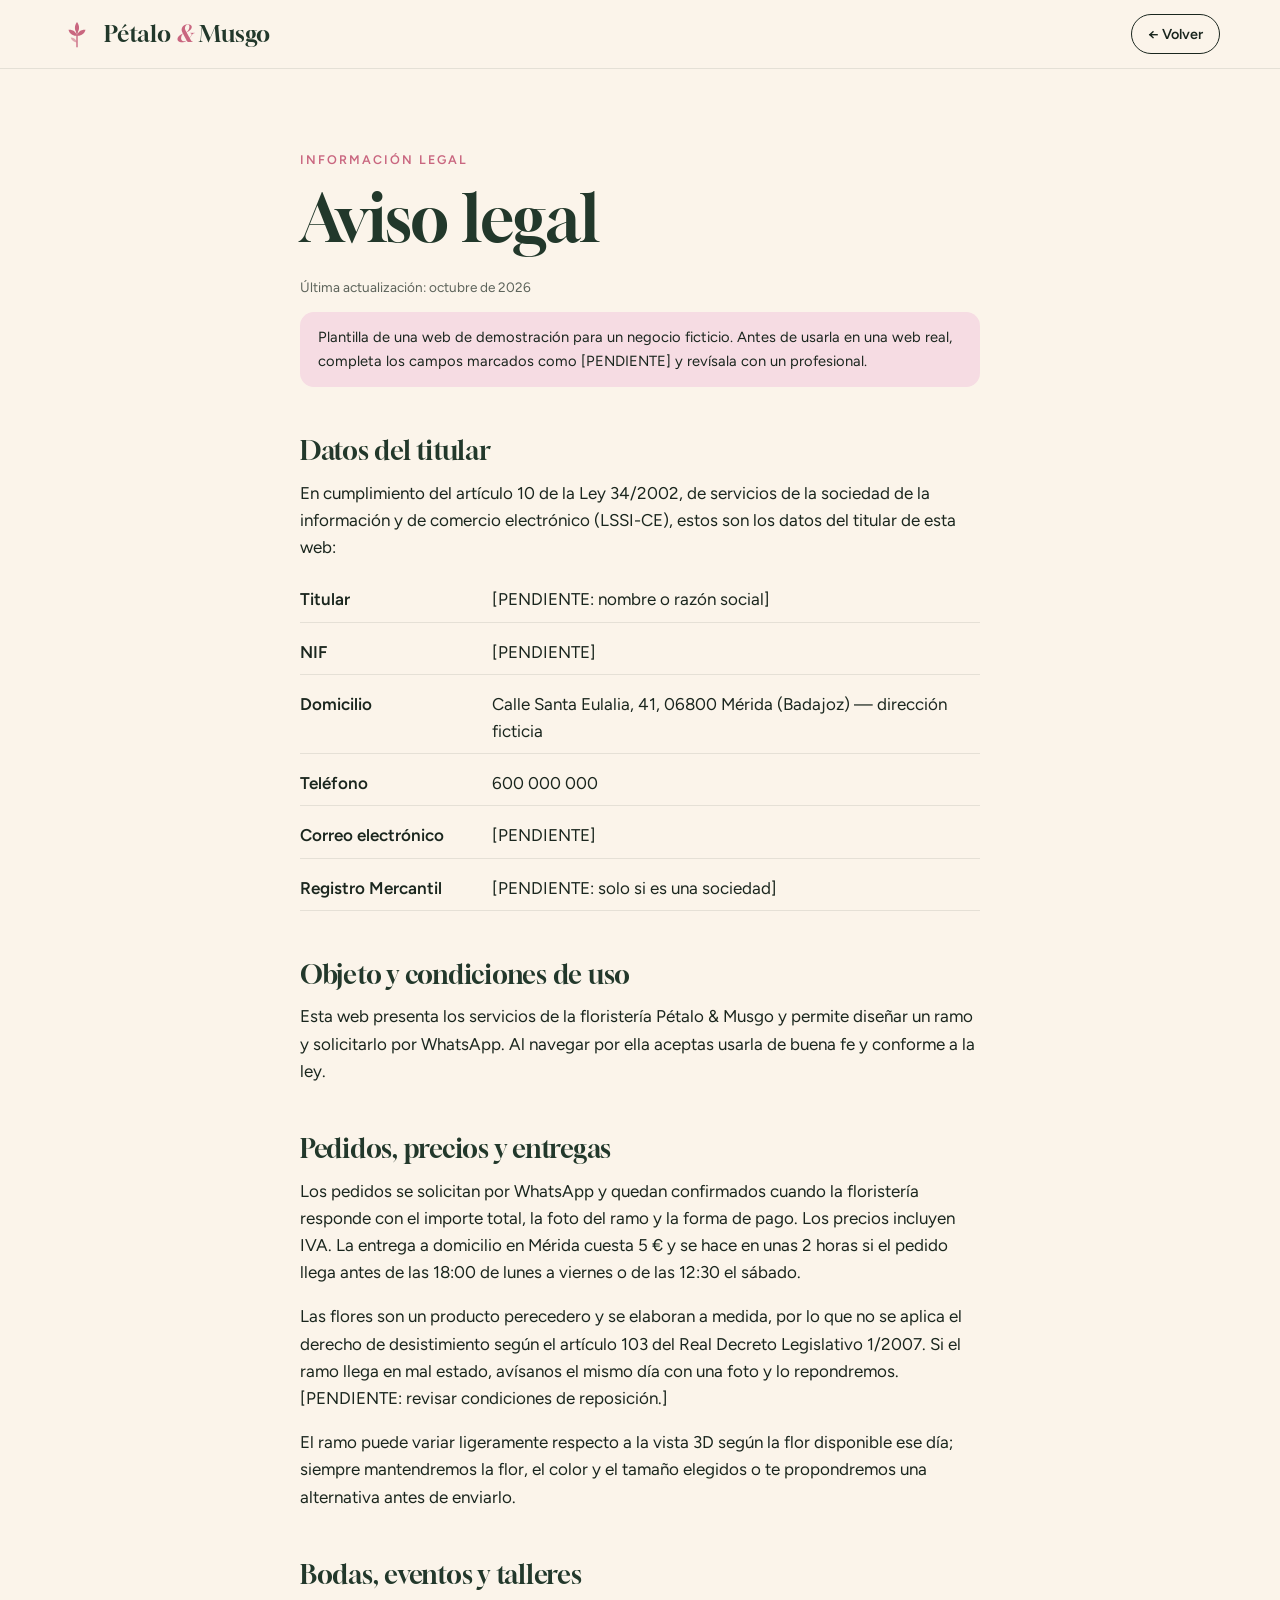
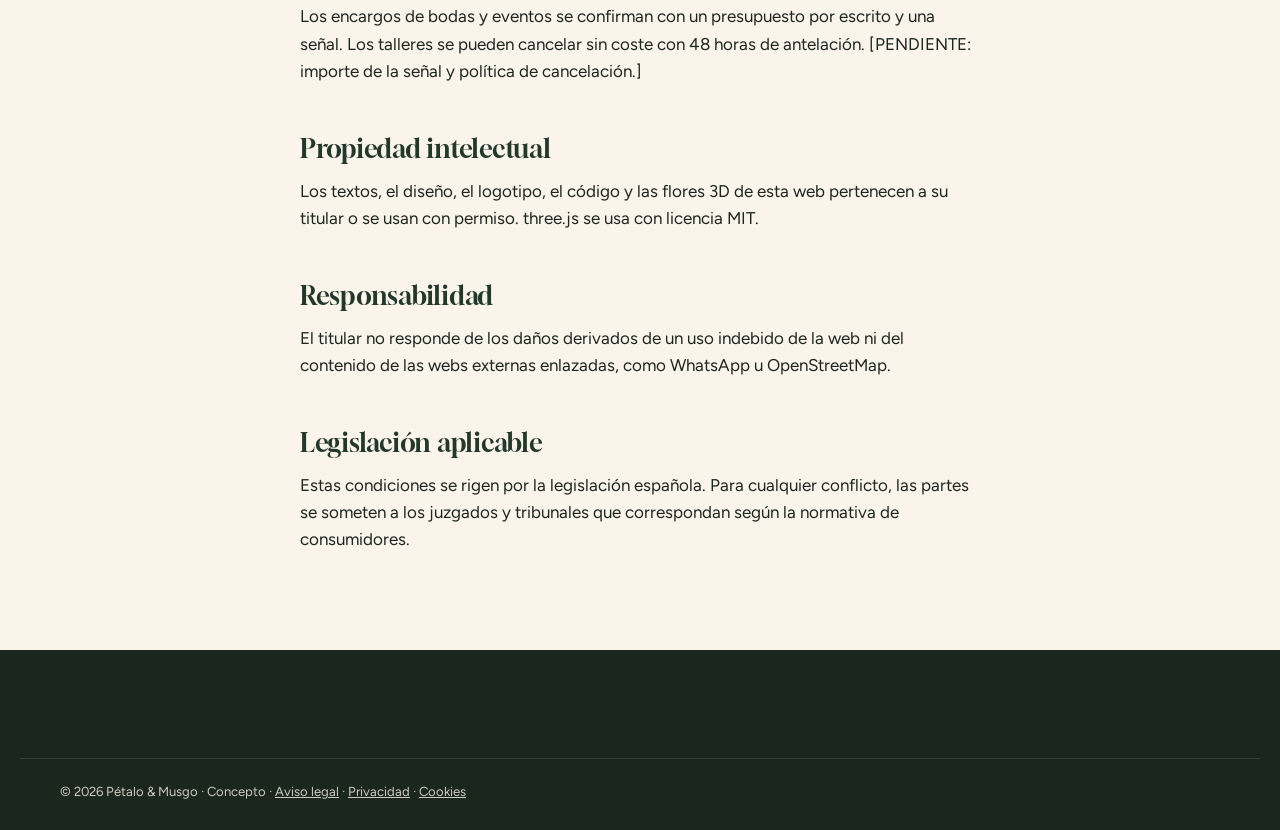
<file: aviso-legal.html>
<!doctype html>
<html lang="es">
<head>
  <meta charset="utf-8">
  <meta name="viewport" content="width=device-width, initial-scale=1">
  <title>Aviso legal — Pétalo &amp; Musgo</title>
  <meta name="robots" content="noindex">
  <meta name="theme-color" content="#22382B">
  <link rel="icon" href="favicon.svg" type="image/svg+xml">
  <link rel="preconnect" href="https://fonts.googleapis.com">
  <link rel="preconnect" href="https://fonts.gstatic.com" crossorigin>
  <link rel="stylesheet" href="https://fonts.googleapis.com/css2?family=Figtree:ital,wght@0,400;0,500;0,600;0,700;1,400&family=Gloock&display=swap">
  <link rel="stylesheet" href="style.css">
</head>
<body>
  <svg class="sprite" aria-hidden="true" focusable="false">
    <symbol id="i-logo" viewBox="0 0 40 40"><path d="M20 35c0-9 0-14 0-17" stroke="currentColor" stroke-width="1.6" fill="none" stroke-linecap="round"/><path d="M20 22c-5 .5-9-2.5-10-7 4.5-.5 9 2 10 7zM20 22c5 .5 9-2.5 10-7-4.5-.5-9 2-10 7zM20 19c-3-3-3.5-8.5 0-13 3.5 4.5 3 10 0 13z" fill="currentColor"/><path d="M20 30c-3.5-.5-6.5-2.6-7.5-6 3.6 0 6.4 2 7.5 6z" fill="currentColor" opacity=".55"/></symbol>
  </svg>
  <header class="cabecera cabecera--solida">
    <div class="wrap cabecera__in">
      <a class="logo" href="index.html" aria-label="Pétalo y Musgo, volver a la web">
        <svg class="logo__marca" aria-hidden="true"><use href="#i-logo"/></svg>
        <span class="logo__nombre">Pétalo <em>&amp;</em> Musgo</span>
      </a>
      <a class="btn btn--linea btn--peq" style="margin-left:auto" href="index.html">← Volver</a>
    </div>
  </header>
  <main class="legal" id="contenido">
    <div class="wrap legal__doc">
      <p class="eyebrow">Información legal</p>
      <h1>Aviso legal</h1>
      <p class="nota">Última actualización: octubre de 2026</p>
      <p class="legal__aviso">Plantilla de una web de demostración para un negocio ficticio. Antes de usarla en una web real, completa los campos marcados como [PENDIENTE] y revísala con un profesional.</p>

      <h2>Datos del titular</h2>
      <p>En cumplimiento del artículo 10 de la Ley 34/2002, de servicios de la sociedad de la información y de comercio electrónico (LSSI-CE), estos son los datos del titular de esta web:</p>
      <dl>
        <div><dt>Titular</dt><dd>[PENDIENTE: nombre o razón social]</dd></div>
        <div><dt>NIF</dt><dd>[PENDIENTE]</dd></div>
        <div><dt>Domicilio</dt><dd>Calle Santa Eulalia, 41, 06800 Mérida (Badajoz) — dirección ficticia</dd></div>
        <div><dt>Teléfono</dt><dd>600 000 000</dd></div>
        <div><dt>Correo electrónico</dt><dd>[PENDIENTE]</dd></div>
        <div><dt>Registro Mercantil</dt><dd>[PENDIENTE: solo si es una sociedad]</dd></div>
      </dl>

      <h2>Objeto y condiciones de uso</h2>
      <p>Esta web presenta los servicios de la floristería Pétalo &amp; Musgo y permite diseñar un ramo y solicitarlo por WhatsApp. Al navegar por ella aceptas usarla de buena fe y conforme a la ley.</p>

      <h2>Pedidos, precios y entregas</h2>
      <p>Los pedidos se solicitan por WhatsApp y quedan confirmados cuando la floristería responde con el importe total, la foto del ramo y la forma de pago. Los precios incluyen IVA. La entrega a domicilio en Mérida cuesta 5 € y se hace en unas 2 horas si el pedido llega antes de las 18:00 de lunes a viernes o de las 12:30 el sábado.</p>
      <p>Las flores son un producto perecedero y se elaboran a medida, por lo que no se aplica el derecho de desistimiento según el artículo 103 del Real Decreto Legislativo 1/2007. Si el ramo llega en mal estado, avísanos el mismo día con una foto y lo repondremos. [PENDIENTE: revisar condiciones de reposición.]</p>
      <p>El ramo puede variar ligeramente respecto a la vista 3D según la flor disponible ese día; siempre mantendremos la flor, el color y el tamaño elegidos o te propondremos una alternativa antes de enviarlo.</p>

      <h2>Bodas, eventos y talleres</h2>
      <p>Los encargos de bodas y eventos se confirman con un presupuesto por escrito y una señal. Los talleres se pueden cancelar sin coste con 48 horas de antelación. [PENDIENTE: importe de la señal y política de cancelación.]</p>

      <h2>Propiedad intelectual</h2>
      <p>Los textos, el diseño, el logotipo, el código y las flores 3D de esta web pertenecen a su titular o se usan con permiso. three.js se usa con licencia MIT.</p>

      <h2>Responsabilidad</h2>
      <p>El titular no responde de los daños derivados de un uso indebido de la web ni del contenido de las webs externas enlazadas, como WhatsApp u OpenStreetMap.</p>

      <h2>Legislación aplicable</h2>
      <p>Estas condiciones se rigen por la legislación española. Para cualquier conflicto, las partes se someten a los juzgados y tribunales que correspondan según la normativa de consumidores.</p>
    </div>
  </main>
  <footer class="pie">
    <p class="wrap pie__fin">© 2026 Pétalo &amp; Musgo · Concepto · <a href="aviso-legal.html">Aviso legal</a> · <a href="privacidad.html">Privacidad</a> · <a href="cookies.html">Cookies</a></p>
  </footer>
</body>
</html>
</file>
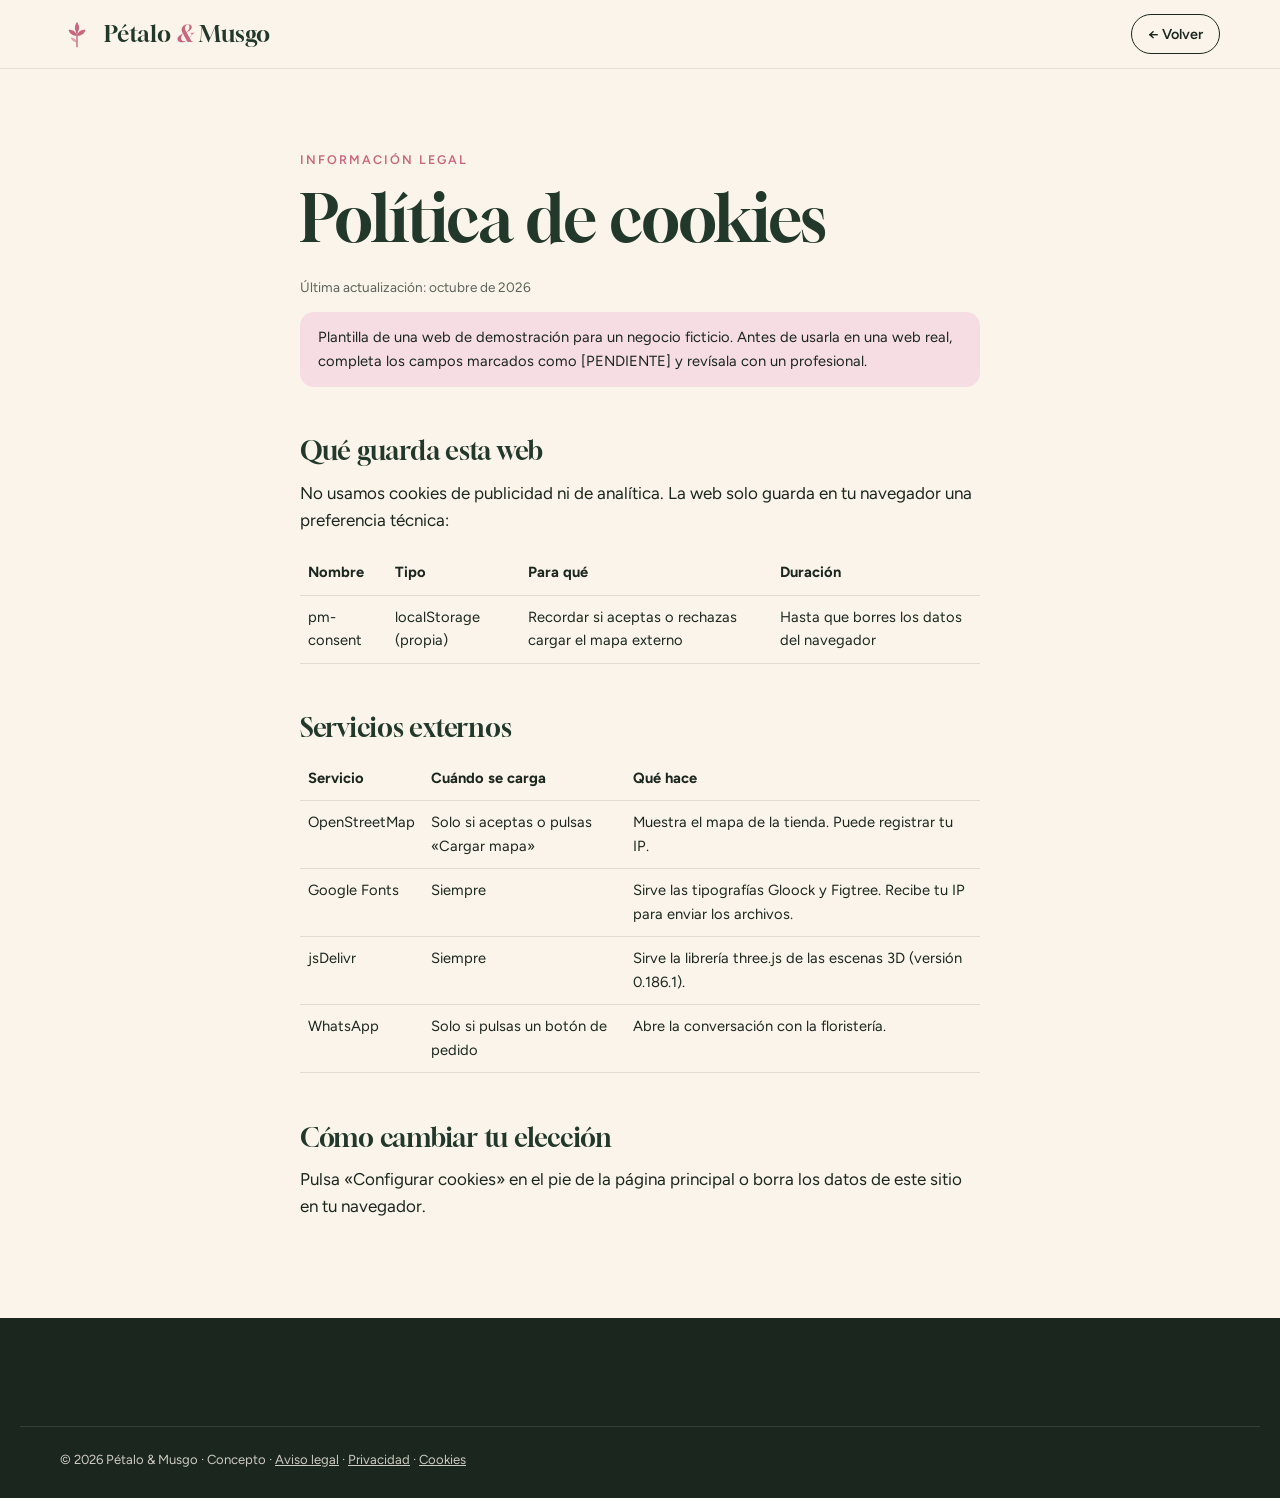
<file: cookies.html>
<!doctype html>
<html lang="es">
<head>
  <meta charset="utf-8">
  <meta name="viewport" content="width=device-width, initial-scale=1">
  <title>Política de cookies — Pétalo &amp; Musgo</title>
  <meta name="robots" content="noindex">
  <meta name="theme-color" content="#22382B">
  <link rel="icon" href="favicon.svg" type="image/svg+xml">
  <link rel="preconnect" href="https://fonts.googleapis.com">
  <link rel="preconnect" href="https://fonts.gstatic.com" crossorigin>
  <link rel="stylesheet" href="https://fonts.googleapis.com/css2?family=Figtree:ital,wght@0,400;0,500;0,600;0,700;1,400&family=Gloock&display=swap">
  <link rel="stylesheet" href="style.css">
</head>
<body>
  <svg class="sprite" aria-hidden="true" focusable="false">
    <symbol id="i-logo" viewBox="0 0 40 40"><path d="M20 35c0-9 0-14 0-17" stroke="currentColor" stroke-width="1.6" fill="none" stroke-linecap="round"/><path d="M20 22c-5 .5-9-2.5-10-7 4.5-.5 9 2 10 7zM20 22c5 .5 9-2.5 10-7-4.5-.5-9 2-10 7zM20 19c-3-3-3.5-8.5 0-13 3.5 4.5 3 10 0 13z" fill="currentColor"/><path d="M20 30c-3.5-.5-6.5-2.6-7.5-6 3.6 0 6.4 2 7.5 6z" fill="currentColor" opacity=".55"/></symbol>
  </svg>
  <header class="cabecera cabecera--solida">
    <div class="wrap cabecera__in">
      <a class="logo" href="index.html" aria-label="Pétalo y Musgo, volver a la web">
        <svg class="logo__marca" aria-hidden="true"><use href="#i-logo"/></svg>
        <span class="logo__nombre">Pétalo <em>&amp;</em> Musgo</span>
      </a>
      <a class="btn btn--linea btn--peq" style="margin-left:auto" href="index.html">← Volver</a>
    </div>
  </header>
  <main class="legal" id="contenido">
    <div class="wrap legal__doc">
      <p class="eyebrow">Información legal</p>
      <h1>Política de cookies</h1>
      <p class="nota">Última actualización: octubre de 2026</p>
      <p class="legal__aviso">Plantilla de una web de demostración para un negocio ficticio. Antes de usarla en una web real, completa los campos marcados como [PENDIENTE] y revísala con un profesional.</p>

      <h2>Qué guarda esta web</h2>
      <p>No usamos cookies de publicidad ni de analítica. La web solo guarda en tu navegador una preferencia técnica:</p>
      <table>
        <thead><tr><th>Nombre</th><th>Tipo</th><th>Para qué</th><th>Duración</th></tr></thead>
        <tbody>
          <tr><td>pm-consent</td><td>localStorage (propia)</td><td>Recordar si aceptas o rechazas cargar el mapa externo</td><td>Hasta que borres los datos del navegador</td></tr>
        </tbody>
      </table>

      <h2>Servicios externos</h2>
      <table>
        <thead><tr><th>Servicio</th><th>Cuándo se carga</th><th>Qué hace</th></tr></thead>
        <tbody>
          <tr><td>OpenStreetMap</td><td>Solo si aceptas o pulsas «Cargar mapa»</td><td>Muestra el mapa de la tienda. Puede registrar tu IP.</td></tr>
          <tr><td>Google Fonts</td><td>Siempre</td><td>Sirve las tipografías Gloock y Figtree. Recibe tu IP para enviar los archivos.</td></tr>
          <tr><td>jsDelivr</td><td>Siempre</td><td>Sirve la librería three.js de las escenas 3D (versión 0.186.1).</td></tr>
          <tr><td>WhatsApp</td><td>Solo si pulsas un botón de pedido</td><td>Abre la conversación con la floristería.</td></tr>
        </tbody>
      </table>

      <h2>Cómo cambiar tu elección</h2>
      <p>Pulsa «Configurar cookies» en el pie de la página principal o borra los datos de este sitio en tu navegador.</p>
    </div>
  </main>
  <footer class="pie">
    <p class="wrap pie__fin">© 2026 Pétalo &amp; Musgo · Concepto · <a href="aviso-legal.html">Aviso legal</a> · <a href="privacidad.html">Privacidad</a> · <a href="cookies.html">Cookies</a></p>
  </footer>
</body>
</html>
</file>
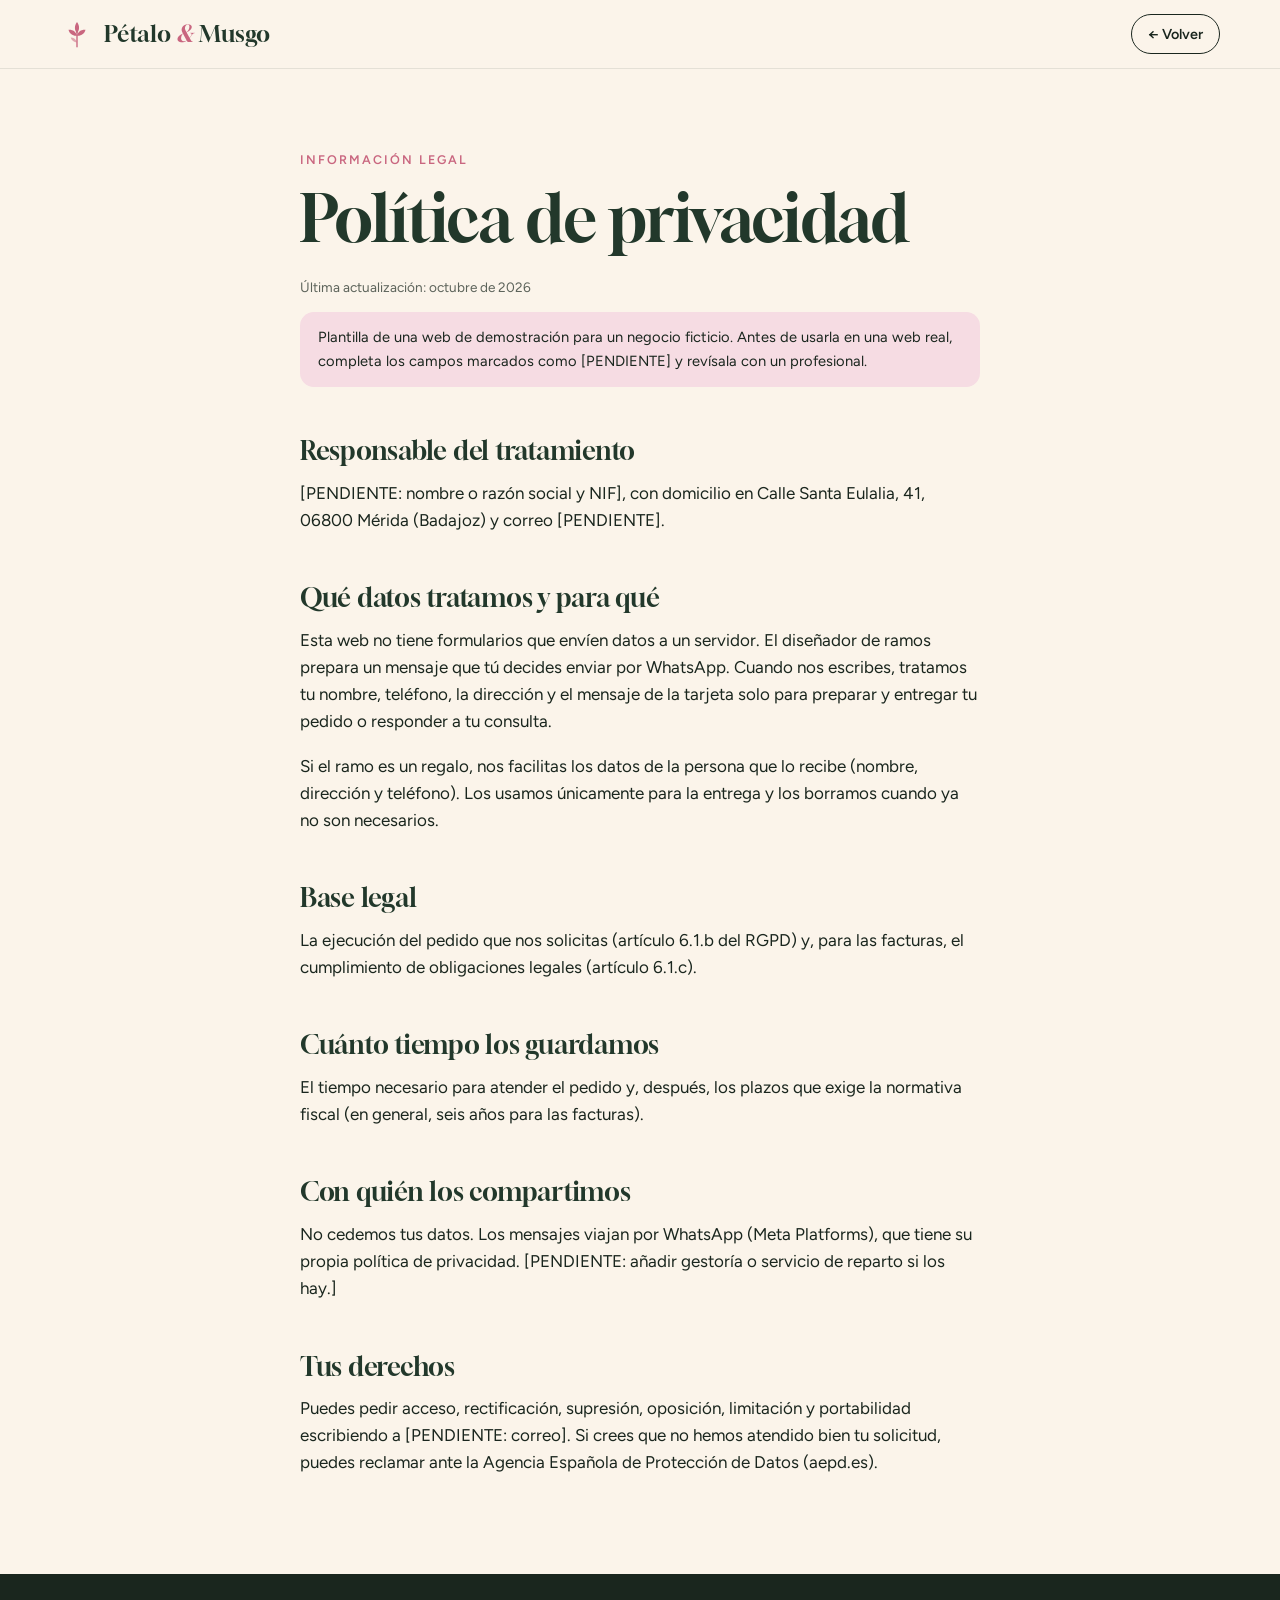
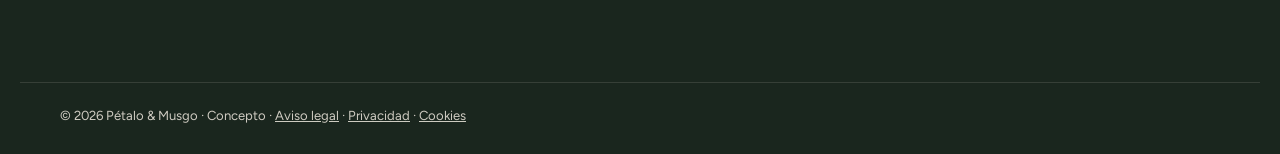
<file: privacidad.html>
<!doctype html>
<html lang="es">
<head>
  <meta charset="utf-8">
  <meta name="viewport" content="width=device-width, initial-scale=1">
  <title>Política de privacidad — Pétalo &amp; Musgo</title>
  <meta name="robots" content="noindex">
  <meta name="theme-color" content="#22382B">
  <link rel="icon" href="favicon.svg" type="image/svg+xml">
  <link rel="preconnect" href="https://fonts.googleapis.com">
  <link rel="preconnect" href="https://fonts.gstatic.com" crossorigin>
  <link rel="stylesheet" href="https://fonts.googleapis.com/css2?family=Figtree:ital,wght@0,400;0,500;0,600;0,700;1,400&family=Gloock&display=swap">
  <link rel="stylesheet" href="style.css">
</head>
<body>
  <svg class="sprite" aria-hidden="true" focusable="false">
    <symbol id="i-logo" viewBox="0 0 40 40"><path d="M20 35c0-9 0-14 0-17" stroke="currentColor" stroke-width="1.6" fill="none" stroke-linecap="round"/><path d="M20 22c-5 .5-9-2.5-10-7 4.5-.5 9 2 10 7zM20 22c5 .5 9-2.5 10-7-4.5-.5-9 2-10 7zM20 19c-3-3-3.5-8.5 0-13 3.5 4.5 3 10 0 13z" fill="currentColor"/><path d="M20 30c-3.5-.5-6.5-2.6-7.5-6 3.6 0 6.4 2 7.5 6z" fill="currentColor" opacity=".55"/></symbol>
  </svg>
  <header class="cabecera cabecera--solida">
    <div class="wrap cabecera__in">
      <a class="logo" href="index.html" aria-label="Pétalo y Musgo, volver a la web">
        <svg class="logo__marca" aria-hidden="true"><use href="#i-logo"/></svg>
        <span class="logo__nombre">Pétalo <em>&amp;</em> Musgo</span>
      </a>
      <a class="btn btn--linea btn--peq" style="margin-left:auto" href="index.html">← Volver</a>
    </div>
  </header>
  <main class="legal" id="contenido">
    <div class="wrap legal__doc">
      <p class="eyebrow">Información legal</p>
      <h1>Política de privacidad</h1>
      <p class="nota">Última actualización: octubre de 2026</p>
      <p class="legal__aviso">Plantilla de una web de demostración para un negocio ficticio. Antes de usarla en una web real, completa los campos marcados como [PENDIENTE] y revísala con un profesional.</p>

      <h2>Responsable del tratamiento</h2>
      <p>[PENDIENTE: nombre o razón social y NIF], con domicilio en Calle Santa Eulalia, 41, 06800 Mérida (Badajoz) y correo [PENDIENTE].</p>

      <h2>Qué datos tratamos y para qué</h2>
      <p>Esta web no tiene formularios que envíen datos a un servidor. El diseñador de ramos prepara un mensaje que tú decides enviar por WhatsApp. Cuando nos escribes, tratamos tu nombre, teléfono, la dirección y el mensaje de la tarjeta solo para preparar y entregar tu pedido o responder a tu consulta.</p>
      <p>Si el ramo es un regalo, nos facilitas los datos de la persona que lo recibe (nombre, dirección y teléfono). Los usamos únicamente para la entrega y los borramos cuando ya no son necesarios.</p>

      <h2>Base legal</h2>
      <p>La ejecución del pedido que nos solicitas (artículo 6.1.b del RGPD) y, para las facturas, el cumplimiento de obligaciones legales (artículo 6.1.c).</p>

      <h2>Cuánto tiempo los guardamos</h2>
      <p>El tiempo necesario para atender el pedido y, después, los plazos que exige la normativa fiscal (en general, seis años para las facturas).</p>

      <h2>Con quién los compartimos</h2>
      <p>No cedemos tus datos. Los mensajes viajan por WhatsApp (Meta Platforms), que tiene su propia política de privacidad. [PENDIENTE: añadir gestoría o servicio de reparto si los hay.]</p>

      <h2>Tus derechos</h2>
      <p>Puedes pedir acceso, rectificación, supresión, oposición, limitación y portabilidad escribiendo a [PENDIENTE: correo]. Si crees que no hemos atendido bien tu solicitud, puedes reclamar ante la Agencia Española de Protección de Datos (aepd.es).</p>
    </div>
  </main>
  <footer class="pie">
    <p class="wrap pie__fin">© 2026 Pétalo &amp; Musgo · Concepto · <a href="aviso-legal.html">Aviso legal</a> · <a href="privacidad.html">Privacidad</a> · <a href="cookies.html">Cookies</a></p>
  </footer>
</body>
</html>
</file>
<file: style.css>
/* =========================================================
   Pétalo & Musgo · estilos
   Colores y tipografías al principio, en :root.
   ========================================================= */
:root {
  --peonia: #E8A0B4;
  --peonia-osc: #C9667F;
  --rubor: #F6DCE3;
  --musgo: #22382B;
  --musgo-2: #31503D;
  --musgo-claro: #8FA78F;
  --nata: #FBF4EA;
  --nata-2: #F3E6D3;
  --polen: #F4C542;
  --tinta: #1A261E;
  --tinta-suave: rgba(26, 38, 30, .7);

  --titulos: 'Gloock', 'Times New Roman', serif;
  --texto: 'Figtree', system-ui, -apple-system, 'Segoe UI', sans-serif;

  --ancho: 1240px;
  --gutter: clamp(16px, 4vw, 40px);
  --radio: 22px;
  --sombra: 0 24px 60px -28px rgba(34, 56, 43, .45);
  --curva: cubic-bezier(.2, .7, .2, 1);
}

*, *::before, *::after { box-sizing: border-box; }
html { scroll-behavior: smooth; -webkit-text-size-adjust: 100%; }
body {
  margin: 0; background: var(--nata); color: var(--tinta);
  font: 400 1.0625rem/1.6 var(--texto);
  overflow-x: hidden;
}
body.menu-abierto { overflow: hidden; }
img, video, canvas, svg { display: block; max-width: 100%; }
a { color: inherit; }
h1, h2, h3 { font-family: var(--titulos); font-weight: 400; line-height: 1.02; margin: 0; letter-spacing: -.01em; }
h2 { font-size: clamp(2.3rem, 5.4vw, 4.4rem); }
h3 { font-size: 1.6rem; }
p { margin: 0 0 1em; }
em { font-style: italic; }
.sprite { display: none; }
.sr-only { position: absolute; width: 1px; height: 1px; overflow: hidden; clip: rect(0 0 0 0); white-space: nowrap; }
.skip { position: absolute; left: 12px; top: -60px; z-index: 100; background: var(--musgo); color: var(--nata); padding: 10px 16px; border-radius: 10px; }
.skip:focus { top: 12px; }
:focus-visible { outline: 3px solid var(--polen); outline-offset: 3px; border-radius: 6px; }
.wrap { width: 100%; max-width: var(--ancho); margin: 0 auto; padding: 0 var(--gutter); }
.eyebrow { font-size: .78rem; font-weight: 600; letter-spacing: .16em; text-transform: uppercase; color: var(--peonia-osc); margin-bottom: 1rem; }
.nota { font-size: .85rem; color: var(--tinta-suave); }
.nota--centro { text-align: center; margin-top: 2rem; }

/* ---------- Botones ---------- */
.btn {
  display: inline-flex; align-items: center; justify-content: center; gap: .55em;
  min-height: 48px; padding: .8em 1.5em; border-radius: 999px; border: 1.5px solid transparent;
  font: 600 1rem/1 var(--texto); text-decoration: none; cursor: pointer;
  transition: transform .25s var(--curva), background-color .25s, color .25s, box-shadow .25s;
}
.btn svg { width: 1.2em; height: 1.2em; }
.btn:hover { transform: translateY(-2px); }
.btn:active { transform: translateY(0) scale(.98); }
.btn--peonia { background: var(--peonia); color: var(--tinta); box-shadow: 0 10px 28px -12px var(--peonia-osc); }
.btn--peonia:hover { background: #EDB1C2; }
.btn--musgo { background: var(--musgo); color: var(--nata); }
.btn--musgo:hover { background: var(--musgo-2); }
.btn--linea { border-color: currentColor; background: transparent; }
.btn--linea:hover { background: var(--tinta); color: var(--nata); border-color: var(--tinta); }
.btn--peq { min-height: 40px; padding: .6em 1.1em; font-size: .9rem; }
.enlace { background: none; border: 0; padding: 0; font: inherit; color: inherit; text-decoration: underline; cursor: pointer; }

/* ---------- Cabecera ---------- */
.cabecera { position: fixed; inset: 0 0 auto; z-index: 50; transition: background-color .3s, box-shadow .3s; }
.cabecera--solida { background: rgba(251, 244, 234, .9); backdrop-filter: blur(14px); -webkit-backdrop-filter: blur(14px); box-shadow: 0 1px 0 rgba(34, 56, 43, .1); }
.concepto { background: var(--musgo); color: var(--nata); font-size: .8rem; }
.concepto__in { display: flex; justify-content: space-between; align-items: center; gap: 12px; min-height: 34px; }
.concepto p { margin: 0; }
.concepto a { color: var(--polen); text-decoration: none; font-weight: 600; white-space: nowrap; }
.concepto__tag { background: var(--polen); color: var(--musgo); border-radius: 4px; padding: 1px 6px; margin-right: 6px; font-weight: 700; text-transform: uppercase; font-size: .68rem; letter-spacing: .08em; }
.cabecera__in { display: flex; align-items: center; gap: 24px; min-height: 68px; }
.logo { display: inline-flex; align-items: center; gap: 10px; text-decoration: none; color: var(--musgo); }
.logo__marca { width: 34px; height: 34px; color: var(--peonia-osc); }
.logo__nombre { font-family: var(--titulos); font-size: 1.45rem; white-space: nowrap; }
.logo__nombre em { color: var(--peonia-osc); }
.nav { display: flex; gap: 26px; margin-left: auto; font-weight: 500; font-size: .95rem; }
.nav a { text-decoration: none; position: relative; padding: 6px 0; }
.nav a::after { content: ''; position: absolute; left: 0; right: 0; bottom: 0; height: 2px; background: var(--peonia); transform: scaleX(0); transform-origin: left; transition: transform .3s var(--curva); }
.nav a:hover::after { transform: scaleX(1); }
.menu-btn { display: none; width: 48px; height: 48px; border: 0; border-radius: 50%; background: var(--musgo); color: var(--nata); cursor: pointer; align-items: center; justify-content: center; }
.menu-btn svg { width: 22px; height: 22px; }
.menu-movil { background: var(--nata); border-top: 1px solid rgba(34, 56, 43, .12); height: calc(100dvh - 102px); overflow: auto; }
.menu-movil nav { display: flex; flex-direction: column; padding: 16px var(--gutter) 40px; }
.menu-movil a { font-family: var(--titulos); font-size: 2.1rem; text-decoration: none; padding: 12px 0; border-bottom: 1px solid rgba(34, 56, 43, .1); }

/* ---------- Títulos letra a letra (Aetheris Voyage) ---------- */
.palabra { display: inline-block; white-space: nowrap; }
.js [data-letras] .letra {
  display: inline-block; opacity: 0; filter: blur(14px);
  transform: translate3d(0, .32em, 0) scale(1.15); transform-origin: 50% 80%;
  transition: opacity .9s var(--curva), filter 1.1s var(--curva), transform 1.1s var(--curva);
  transition-delay: calc(var(--i) * 26ms);
}
.js [data-letras].visto .letra { opacity: 1; filter: blur(0); transform: none; }

.aparece { opacity: 0; transform: translateY(26px); transition: opacity .8s var(--curva), transform .8s var(--curva); }
.aparece.visto { opacity: 1; transform: none; }
.aparece:nth-child(2) { transition-delay: .08s; } .aparece:nth-child(3) { transition-delay: .16s; } .aparece:nth-child(4) { transition-delay: .24s; } .aparece:nth-child(5) { transition-delay: .32s; }

/* ---------- Inicio ---------- */
.hero {
  position: relative; min-height: 100vh; min-height: 100svh; display: flex; align-items: center;
  padding: 140px 0 110px; overflow: hidden; isolation: isolate;
  background: radial-gradient(60% 70% at 72% 50%, #F9E3E9 0%, rgba(249, 227, 233, 0) 70%), radial-gradient(40% 50% at 10% 90%, #F7EBC9 0%, rgba(247, 235, 201, 0) 70%), var(--nata);
}
.hero__lienzo { position: absolute; inset: 0; width: 100%; height: 100%; z-index: -1; }
.hero__respaldo { display: none; position: absolute; inset: 0; width: 100%; height: 100%; object-fit: cover; z-index: -2; opacity: .5; }
.sin-3d .hero__respaldo { display: block; }
.hero__in { position: relative; }
.hero__titulo { font-size: clamp(3.2rem, 9vw, 8.2rem); max-width: 9.5em; color: var(--musgo); }
.hero__titulo em { color: var(--peonia-osc); }
.hero__lede { max-width: 31em; font-size: clamp(1.05rem, 1.6vw, 1.25rem); margin-top: 1.6rem; color: var(--tinta-suave); }
.hero__lede strong { color: var(--tinta); }
.hero__acciones { display: flex; flex-wrap: wrap; gap: 12px; margin-top: 1.8rem; }
.hero__datos { list-style: none; padding: 0; margin: 2.6rem 0 0; display: flex; gap: clamp(18px, 4vw, 44px); }
.hero__datos li { display: flex; flex-direction: column; }
.hero__datos strong { font-family: var(--titulos); font-weight: 400; font-size: 2rem; color: var(--musgo); line-height: 1; }
.hero__datos span { font-size: .82rem; color: var(--tinta-suave); }
.hero__scroll { position: absolute; left: 50%; bottom: 26px; transform: translateX(-50%); font-size: .78rem; letter-spacing: .12em; text-transform: uppercase; color: var(--tinta-suave); display: flex; flex-direction: column; align-items: center; gap: 10px; margin: 0; }
.hero__scroll span { width: 1.5px; height: 38px; background: linear-gradient(var(--peonia-osc), transparent); animation: gota 2.2s infinite var(--curva); transform-origin: top; }
@keyframes gota { 0% { transform: scaleY(0); } 50% { transform: scaleY(1); } 100% { transform: scaleY(1); opacity: 0; } }

/* ---------- Cinta ---------- */
.cinta { background: var(--musgo); color: var(--nata); overflow: hidden; padding: 18px 0; }
.cinta__pista { display: flex; width: max-content; gap: 28px; align-items: center; font-family: var(--titulos); font-size: clamp(1.4rem, 3vw, 2.2rem); animation: cinta 38s linear infinite; }
.cinta i { font-style: normal; color: var(--peonia); font-size: .8em; }
@keyframes cinta { to { transform: translateX(-50%); } }

/* ---------- Secciones ---------- */
.seccion { padding: clamp(80px, 11vw, 150px) 0; }
.cabeza { max-width: 760px; margin-bottom: clamp(36px, 5vw, 64px); }
.cabeza__txt { font-size: 1.12rem; color: var(--tinta-suave); margin-top: 1.2rem; max-width: 36em; }
.cabeza--claro .cabeza__txt { color: rgba(251, 244, 234, .78); }

/* ---------- Ramos del día ---------- */
.ramos__grid { display: grid; grid-template-columns: repeat(4, 1fr); gap: 20px; }
.ramo { background: #fff; border-radius: var(--radio); padding: 22px 22px 24px; display: flex; flex-direction: column; box-shadow: var(--sombra); transition: transform .4s var(--curva); }
.ramo:hover { transform: translateY(-6px) rotate(-.6deg); }
.ramo__flores { position: relative; height: 170px; border-radius: 16px; margin-bottom: 18px; background: radial-gradient(circle at 50% 120%, var(--papel, #C9A27A) 0 38%, transparent 39%), linear-gradient(160deg, var(--rubor), var(--nata)); overflow: hidden; }
.ramo--nata .ramo__flores { --papel: #F3E6D3; }
.ramo--musgo .ramo__flores { --papel: var(--musgo); }
.ramo__flores svg { position: absolute; color: var(--c); filter: drop-shadow(0 6px 10px rgba(0, 0, 0, .14)); transition: transform .6s var(--curva); }
.ramo__flores .f1 { width: 92px; height: 92px; left: calc(50% - 46px); top: 22px; }
.ramo__flores .f2 { width: 72px; height: 72px; left: calc(50% - 92px); top: 52px; transform: rotate(-20deg); }
.ramo__flores .f3 { width: 72px; height: 72px; left: calc(50% + 20px); top: 50px; transform: rotate(24deg); }
.ramo:hover .f1 { transform: rotate(36deg) scale(1.06); }
.ramo:hover .f2 { transform: rotate(-60deg); }
.ramo:hover .f3 { transform: rotate(70deg); }
.ramo h3 { font-size: 1.55rem; }
.ramo p { color: var(--tinta-suave); font-size: .95rem; margin: .5em 0 1em; }
.ramo__pie { display: flex; justify-content: space-between; align-items: baseline; margin-top: auto !important; }
.ramo__pie strong { font-family: var(--titulos); font-weight: 400; font-size: 1.7rem; color: var(--musgo); }
.ramo__pie span { font-size: .8rem; }
.ramo .btn { align-self: flex-start; }

/* ---------- Configurador ---------- */
.config { background: linear-gradient(180deg, var(--nata) 0%, var(--rubor) 35%, var(--rubor) 100%); }
.config__in { display: grid; grid-template-columns: 1.1fr 1fr; gap: clamp(24px, 4vw, 56px); align-items: start; }
.config__escena { position: sticky; top: 120px; aspect-ratio: 1 / 1.05; border-radius: 30px; overflow: hidden; background: radial-gradient(70% 60% at 50% 40%, #fff 0%, #FBEFF2 60%, #F2D3DC 100%); box-shadow: var(--sombra); }
.config__lienzo { width: 100%; height: 100%; touch-action: pan-y; cursor: grab; }
.config__lienzo.arrastrando { cursor: grabbing; }
.config__respaldo { display: none; position: absolute; inset: 0; width: 100%; height: 100%; object-fit: cover; }
.sin-3d .config__respaldo { display: block; }
.config__pista { position: absolute; top: 16px; left: 16px; margin: 0; display: flex; align-items: center; gap: 6px; font-size: .8rem; font-weight: 600; background: rgba(255, 255, 255, .8); padding: 6px 12px; border-radius: 999px; pointer-events: none; }
.config__pista svg { width: 18px; height: 18px; }
.config__resumen { position: absolute; left: 16px; right: 16px; bottom: 16px; margin: 0; font-family: var(--titulos); font-size: 1.3rem; color: var(--musgo); pointer-events: none; }
.config__panel h2 { margin-bottom: 1.4rem; }
.config fieldset { border: 0; padding: 0; margin: 0 0 22px; min-width: 0; }
.config legend { font-weight: 700; font-size: .85rem; letter-spacing: .06em; text-transform: uppercase; margin-bottom: 10px; color: var(--musgo); padding: 0; }
.config legend span { text-transform: none; letter-spacing: 0; font-weight: 500; color: var(--tinta-suave); }
.chips { display: flex; flex-wrap: wrap; gap: 8px; }
.chip { display: inline-flex; flex-direction: column; align-items: flex-start; gap: 2px; min-height: 48px; justify-content: center; padding: 8px 16px; border-radius: 16px; border: 1.5px solid rgba(34, 56, 43, .2); background: rgba(255, 255, 255, .6); font: 600 .95rem/1.15 var(--texto); color: var(--tinta); cursor: pointer; transition: background-color .2s, border-color .2s, transform .2s; }
.chip small { font-weight: 400; font-size: .75rem; color: var(--tinta-suave); }
.chip:hover { border-color: var(--musgo); }
.chip[aria-pressed="true"] { background: var(--musgo); color: var(--nata); border-color: var(--musgo); }
.chip[aria-pressed="true"] small { color: rgba(251, 244, 234, .75); }
.chips--tam .chip { min-width: 84px; }
.papel { display: inline-block; width: 14px; height: 14px; border-radius: 50%; vertical-align: -2px; margin-right: 6px; border: 1px solid rgba(0, 0, 0, .15); }
.chip:has(.papel) { flex-direction: row; align-items: center; }
.papel--kraft { background: #C9A27A; } .papel--nata { background: linear-gradient(135deg, #F3E6D3 50%, var(--peonia) 50%); } .papel--musgo { background: var(--musgo); }
.muestras { display: flex; gap: 12px; flex-wrap: wrap; }
.muestra { width: 48px; height: 48px; border-radius: 50%; background: var(--c); border: 3px solid #fff; box-shadow: 0 0 0 1.5px rgba(34, 56, 43, .2); cursor: pointer; transition: transform .2s, box-shadow .2s; }
.muestra:hover { transform: scale(1.08); }
.muestra[aria-pressed="true"] { box-shadow: 0 0 0 3px var(--musgo); transform: scale(1.08); }
.config__extra { display: grid; gap: 12px; }
.campo { display: grid; gap: 6px; font-weight: 600; font-size: .9rem; }
.campo small { font-weight: 400; color: var(--tinta-suave); }
.campo input, .campo textarea { font: 400 1rem/1.4 var(--texto); padding: 12px 14px; border-radius: 14px; border: 1.5px solid rgba(34, 56, 43, .2); background: #fff; color: var(--tinta); width: 100%; resize: vertical; }
.campo input:focus, .campo textarea:focus { border-color: var(--musgo); outline: none; }
.config__total { display: flex; align-items: center; justify-content: space-between; flex-wrap: wrap; gap: 14px; padding: 18px 20px; border-radius: 20px; background: #fff; box-shadow: var(--sombra); margin: 8px 0 12px; }
.config__total p { margin: 0; display: flex; align-items: baseline; gap: 8px; }
.config__total strong { font-family: var(--titulos); font-weight: 400; font-size: 2.3rem; color: var(--musgo); line-height: 1; }
.config__total small { font-size: .75rem; color: var(--tinta-suave); }

/* ---------- Vídeo interactivo ---------- */
.nace { background: var(--musgo); color: var(--nata); }
.nace .eyebrow { color: var(--peonia); }
.reproductor__marco { position: relative; border-radius: 28px; overflow: hidden; background: #0F1A13; aspect-ratio: 16 / 9; cursor: ew-resize; touch-action: pan-y; user-select: none; -webkit-user-select: none; }
.reproductor__marco video { width: 100%; height: 100%; object-fit: cover; pointer-events: none; }
.reproductor__play { position: absolute; left: 20px; bottom: 20px; width: 56px; height: 56px; border-radius: 50%; border: 0; background: var(--nata); color: var(--musgo); display: grid; place-items: center; cursor: pointer; box-shadow: 0 8px 22px rgba(0, 0, 0, .25); transition: transform .2s; }
.reproductor__play:hover { transform: scale(1.06); }
.reproductor__play svg { width: 24px; height: 24px; }
.reproductor__arrastra { position: absolute; right: 20px; bottom: 26px; margin: 0; display: flex; align-items: center; gap: 6px; font-size: .8rem; font-weight: 600; background: rgba(15, 26, 19, .55); padding: 6px 12px; border-radius: 999px; backdrop-filter: blur(6px); transition: opacity .3s; }
.reproductor__arrastra svg { width: 18px; height: 18px; }
.arrastrando .reproductor__arrastra { opacity: 0; }
.reproductor__nota { position: absolute; top: 20px; left: 20px; max-width: min(360px, calc(100% - 40px)); background: rgba(251, 244, 234, .94); color: var(--tinta); padding: 16px 18px; border-radius: 18px; box-shadow: 0 12px 30px rgba(0, 0, 0, .2); }
.reproductor__nota span { font-size: .72rem; font-weight: 700; letter-spacing: .12em; text-transform: uppercase; color: var(--peonia-osc); }
.reproductor__nota p { margin: 4px 0 0; font-size: .95rem; line-height: 1.45; }
.reproductor__nota .btn { margin-top: 12px; }
.reproductor__nota.entra { animation: nota .6s var(--curva); }
@keyframes nota { from { opacity: 0; transform: translateY(-10px); filter: blur(6px); } }
.reproductor__barra { position: relative; margin: 18px 0 8px; }
.reproductor__barra input { width: 100%; appearance: none; -webkit-appearance: none; height: 28px; background: transparent; cursor: pointer; margin: 0; }
.reproductor__barra input::-webkit-slider-runnable-track { height: 4px; border-radius: 4px; background: linear-gradient(90deg, var(--peonia) var(--p, 0%), rgba(251, 244, 234, .2) var(--p, 0%)); }
.reproductor__barra input::-moz-range-track { height: 4px; border-radius: 4px; background: linear-gradient(90deg, var(--peonia) var(--p, 0%), rgba(251, 244, 234, .2) var(--p, 0%)); }
.reproductor__barra input::-webkit-slider-thumb { -webkit-appearance: none; width: 18px; height: 18px; border-radius: 50%; background: var(--nata); margin-top: -7px; }
.reproductor__barra input::-moz-range-thumb { width: 18px; height: 18px; border-radius: 50%; background: var(--nata); border: 0; }
.reproductor__marcas { position: absolute; inset: 0; pointer-events: none; }
.reproductor__marcas i { position: absolute; top: 9px; width: 2px; height: 10px; background: var(--polen); border-radius: 2px; }
.capitulos { list-style: none; margin: 0; padding: 0; display: grid; grid-template-columns: repeat(4, 1fr); gap: 10px; }
.capitulos button { width: 100%; text-align: left; background: rgba(251, 244, 234, .06); border: 1.5px solid rgba(251, 244, 234, .16); color: var(--nata); border-radius: 16px; padding: 14px 16px; font: 600 1rem/1.2 var(--texto); cursor: pointer; display: flex; flex-direction: column; gap: 4px; transition: background-color .25s, border-color .25s; min-height: 48px; }
.capitulos button span { font-size: .72rem; letter-spacing: .12em; color: var(--peonia); }
.capitulos button:hover { border-color: var(--peonia); }
.capitulos button[aria-current="step"] { background: var(--peonia); color: var(--tinta); border-color: var(--peonia); }
.capitulos button[aria-current="step"] span { color: var(--musgo); }

/* ---------- Temporada ---------- */
.meses { display: grid; grid-template-columns: repeat(12, 1fr); gap: 6px; }
.mes { min-height: 54px; border: 1.5px solid rgba(34, 56, 43, .15); background: #fff; border-radius: 14px; font: 600 .95rem var(--texto); color: var(--tinta); cursor: pointer; position: relative; transition: background-color .2s, color .2s; }
.mes--hoy::after { content: ''; position: absolute; top: 7px; right: 7px; width: 7px; height: 7px; border-radius: 50%; background: var(--polen); }
.mes[aria-selected="true"] { background: var(--musgo); color: var(--nata); border-color: var(--musgo); }
.mes-detalle { margin-top: 26px; padding: clamp(24px, 4vw, 44px); border-radius: 28px; background: linear-gradient(120deg, #fff, var(--rubor)); }
.mes-detalle__mes { font-weight: 700; text-transform: uppercase; letter-spacing: .14em; font-size: .8rem; color: var(--peonia-osc); margin: 0 0 8px; }
.mes-detalle__mes span { background: var(--polen); color: var(--musgo); padding: 2px 8px; border-radius: 999px; margin-left: 6px; letter-spacing: .06em; }
.mes-detalle__flores { font-family: var(--titulos); font-size: clamp(1.6rem, 3.6vw, 2.8rem); line-height: 1.1; margin: 0; color: var(--musgo); animation: nota .6s var(--curva); }

/* ---------- Servicios ---------- */
.servicios { background: var(--nata-2); }
.servicios__grid { display: grid; grid-template-columns: repeat(4, 1fr); gap: 18px; }
.servicio { background: var(--nata); border-radius: var(--radio); padding: 28px; display: flex; flex-direction: column; border: 1px solid rgba(34, 56, 43, .08); }
.servicio--grande { grid-column: span 2; grid-row: span 2; background: var(--musgo); color: var(--nata); justify-content: flex-end; min-height: 380px; background-image: radial-gradient(70% 60% at 85% 10%, rgba(232, 160, 180, .45), transparent 70%); }
.servicio--grande h3 { font-size: clamp(2rem, 3.6vw, 3rem); }
.servicio--grande p { color: rgba(251, 244, 234, .8); }
.servicio__num { font-family: var(--titulos); font-size: 1rem; color: var(--peonia-osc); }
.servicio--grande .servicio__num { color: var(--peonia); }
.servicio h3 { margin-bottom: .5em; }
.servicio p { font-size: .97rem; }
.servicio__precio { margin-top: auto !important; font-weight: 700; color: var(--musgo); }
.servicio--grande .servicio__precio { color: var(--polen); }

/* ---------- Taller ---------- */
.taller { background: var(--musgo); color: var(--nata); }
.taller .eyebrow { color: var(--peonia); }
.taller__in { display: grid; grid-template-columns: 1.4fr 1fr; gap: clamp(32px, 6vw, 90px); align-items: center; }
.taller__txt h2 { margin-bottom: 1.4rem; }
.taller__txt p { color: rgba(251, 244, 234, .8); max-width: 36em; }
.taller__cifras { list-style: none; margin: 0; padding: 0; display: grid; gap: 14px; }
.taller__cifras li { border-top: 1px solid rgba(251, 244, 234, .2); padding-top: 14px; display: flex; flex-direction: column; }
.taller__cifras strong { font-family: var(--titulos); font-weight: 400; font-size: clamp(2.8rem, 6vw, 4.4rem); line-height: 1; color: var(--peonia); }
.taller__cifras span { color: rgba(251, 244, 234, .75); }

/* ---------- Opiniones ---------- */
.opiniones { background: var(--rubor); }
.opiniones__grid { display: grid; grid-template-columns: repeat(3, 1fr); gap: 18px; }
.opinion { margin: 0; background: #fff; border-radius: var(--radio); padding: 30px; display: flex; flex-direction: column; justify-content: space-between; gap: 18px; }
.opinion blockquote { margin: 0; font-family: var(--titulos); font-size: 1.32rem; line-height: 1.3; }
.opinion figcaption { font-weight: 600; font-size: .9rem; color: var(--peonia-osc); }

/* ---------- FAQ ---------- */
.faq__in { display: grid; grid-template-columns: 1fr 1.5fr; gap: clamp(24px, 5vw, 80px); }
.faq__lista details { border-bottom: 1px solid rgba(34, 56, 43, .15); }
.faq__lista summary { cursor: pointer; list-style: none; padding: 20px 40px 20px 0; position: relative; font-weight: 600; font-size: 1.1rem; }
.faq__lista summary::-webkit-details-marker { display: none; }
.faq__lista summary::after { content: '+'; position: absolute; right: 4px; top: 50%; transform: translateY(-50%); font-family: var(--titulos); font-size: 1.8rem; color: var(--peonia-osc); transition: transform .3s; }
.faq__lista details[open] summary::after { transform: translateY(-50%) rotate(45deg); }
.faq__lista details p { color: var(--tinta-suave); padding-bottom: 12px; }

/* ---------- Visítanos ---------- */
.visita { background: var(--nata); padding-top: 0; }
.visita__in { display: grid; grid-template-columns: 1fr 1.1fr; gap: clamp(28px, 5vw, 70px); align-items: stretch; }
.visita h2 { font-size: clamp(2.2rem, 4.4vw, 3.6rem); }
.visita__dir { margin: 1rem 0; color: var(--tinta-suave); }
.estado { display: inline-flex; align-items: center; gap: 8px; font-weight: 600; font-size: .92rem; padding: 6px 14px; border-radius: 999px; background: #fff; }
.estado::before { content: ''; width: 9px; height: 9px; border-radius: 50%; background: #B9B1A6; }
.estado--abierto::before { background: #3FA36B; box-shadow: 0 0 0 4px rgba(63, 163, 107, .2); }
.horario { width: 100%; border-collapse: collapse; margin: 14px 0 22px; font-size: .97rem; }
.horario th { text-align: left; font-weight: 500; padding: 9px 0; }
.horario td { text-align: right; color: var(--tinta-suave); }
.horario tr { border-bottom: 1px solid rgba(34, 56, 43, .1); }
.horario tr.hoy th, .horario tr.hoy td { color: var(--peonia-osc); font-weight: 700; }
.visita__acciones { display: flex; flex-wrap: wrap; gap: 10px; }
.mapa { border-radius: 28px; overflow: hidden; min-height: 380px; background: linear-gradient(135deg, var(--rubor), var(--nata-2)); display: grid; place-items: center; position: relative; }
.mapa iframe { position: absolute; inset: 0; width: 100%; height: 100%; border: 0; }
.mapa__aviso { max-width: 300px; text-align: center; padding: 24px; }

/* ---------- Pie ---------- */
.pie { background: var(--tinta); color: rgba(251, 244, 234, .8); padding: 64px 0 28px; font-size: .95rem; }
.pie__in { display: grid; grid-template-columns: 1.5fr 1fr 1fr; gap: 32px; }
.pie nav { display: flex; flex-direction: column; gap: 10px; align-items: flex-start; }
.pie a { text-decoration: none; }
.pie a:hover { color: var(--peonia); }
.logo--pie { color: var(--nata); margin-bottom: 14px; }
.pie__fin { margin-top: 44px; padding-top: 22px; border-top: 1px solid rgba(251, 244, 234, .12); font-size: .82rem; }
.pie__fin a { text-decoration: underline; }

.wa-flotante { position: fixed; right: 18px; bottom: 18px; z-index: 40; width: 58px; height: 58px; border-radius: 50%; background: #25D366; color: #fff; display: grid; place-items: center; box-shadow: 0 10px 26px rgba(0, 0, 0, .25); transition: transform .25s; }
.wa-flotante:hover { transform: scale(1.07); }
.wa-flotante svg { width: 30px; height: 30px; }

.cookies { position: fixed; left: 18px; bottom: 18px; z-index: 60; max-width: 400px; background: var(--nata); color: var(--tinta); border-radius: 22px; padding: 20px 22px; box-shadow: 0 20px 50px rgba(0, 0, 0, .25); font-size: .92rem; }
.cookies__titulo { font-weight: 700; margin-bottom: 6px; }
.cookies__acciones { display: flex; gap: 10px; justify-content: flex-end; }

/* ---------- Páginas legales ---------- */
.legal { padding: 150px 0 80px; }
.legal__doc { max-width: 760px; }
.legal__doc h1 { font-size: clamp(2.6rem, 6vw, 4rem); color: var(--musgo); margin-bottom: .4em; }
.legal__doc h2 { font-size: 1.6rem; margin: 2em 0 .6em; color: var(--musgo); }
.legal__doc dl { display: grid; gap: 8px; margin: 0; }
.legal__doc dl div { display: grid; grid-template-columns: 180px 1fr; gap: 12px; padding: 8px 0; border-bottom: 1px solid rgba(34, 56, 43, .1); }
.legal__doc dt { font-weight: 600; }
.legal__doc dd { margin: 0; }
.legal__aviso { background: var(--rubor); padding: 14px 18px; border-radius: 14px; font-size: .92rem; }
.legal__doc table { width: 100%; border-collapse: collapse; font-size: .92rem; }
.legal__doc th, .legal__doc td { text-align: left; padding: 10px 8px; border-bottom: 1px solid rgba(34, 56, 43, .12); vertical-align: top; }

/* ---------- Pantallas medianas ---------- */
@media (max-width: 1080px) {
  .nav { display: none; }
  .menu-btn { display: inline-flex; }
  .cabecera__cta { margin-left: auto; }
  .ramos__grid { grid-template-columns: repeat(2, 1fr); }
  .servicios__grid { grid-template-columns: repeat(2, 1fr); }
  .servicio--grande { grid-row: auto; min-height: 320px; }
  .opiniones__grid { grid-template-columns: 1fr; }
}
@media (max-width: 860px) {
  .config__in { grid-template-columns: 1fr; }
  .config__escena { position: relative; top: 0; aspect-ratio: 1 / 1; }
  .taller__in, .faq__in, .visita__in, .pie__in { grid-template-columns: 1fr; }
  .meses { grid-template-columns: repeat(6, 1fr); }
  .capitulos { grid-template-columns: repeat(2, 1fr); }
}
/* ---------- Móvil ---------- */
@media (max-width: 760px) {
  .concepto__largo { display: none; }
  .cabecera__in { min-height: 62px; gap: 10px; }
  .logo__nombre { font-size: 1.25rem; }
  .logo__marca { width: 28px; height: 28px; }
  .cabecera__cta { display: none; }
  .menu-btn { margin-left: auto; }
  .hero { align-items: flex-start; padding: 124px 0 90px; min-height: 100svh; }
  .hero__titulo { font-size: clamp(2.9rem, 13.5vw, 4.4rem); }
  .hero__lede { margin-top: 1rem; }
  .hero__datos { margin-top: 1.6rem; }
  .hero__datos strong { font-size: 1.6rem; }
  .hero__scroll { display: none; }
  .ramos__grid, .servicios__grid { grid-template-columns: 1fr; }
  .servicio--grande { grid-column: auto; }
  .reproductor__marco { aspect-ratio: 4 / 5; border-radius: 22px; }
  .reproductor__nota { top: 12px; left: 12px; max-width: calc(100% - 24px); padding: 12px 14px; }
  .reproductor__nota p { font-size: .88rem; }
  .reproductor__play { left: 12px; bottom: 12px; }
  .reproductor__arrastra { right: 12px; bottom: 22px; }
  .legal__doc dl div { grid-template-columns: 1fr; gap: 2px; }
  .cookies { left: 12px; right: 12px; bottom: 12px; max-width: none; }
  .wa-flotante { width: 54px; height: 54px; right: 14px; bottom: 14px; }
}
@media (max-width: 420px) {
  .meses { grid-template-columns: repeat(4, 1fr); }
  .chip { padding: 8px 12px; }
  .config__total strong { font-size: 2rem; }
}

@media (prefers-reduced-motion: reduce) {
  html { scroll-behavior: auto; }
  *, *::before, *::after { animation-duration: .01ms !important; animation-iteration-count: 1 !important; transition-duration: .01ms !important; transition-delay: 0s !important; }
}
</file>
